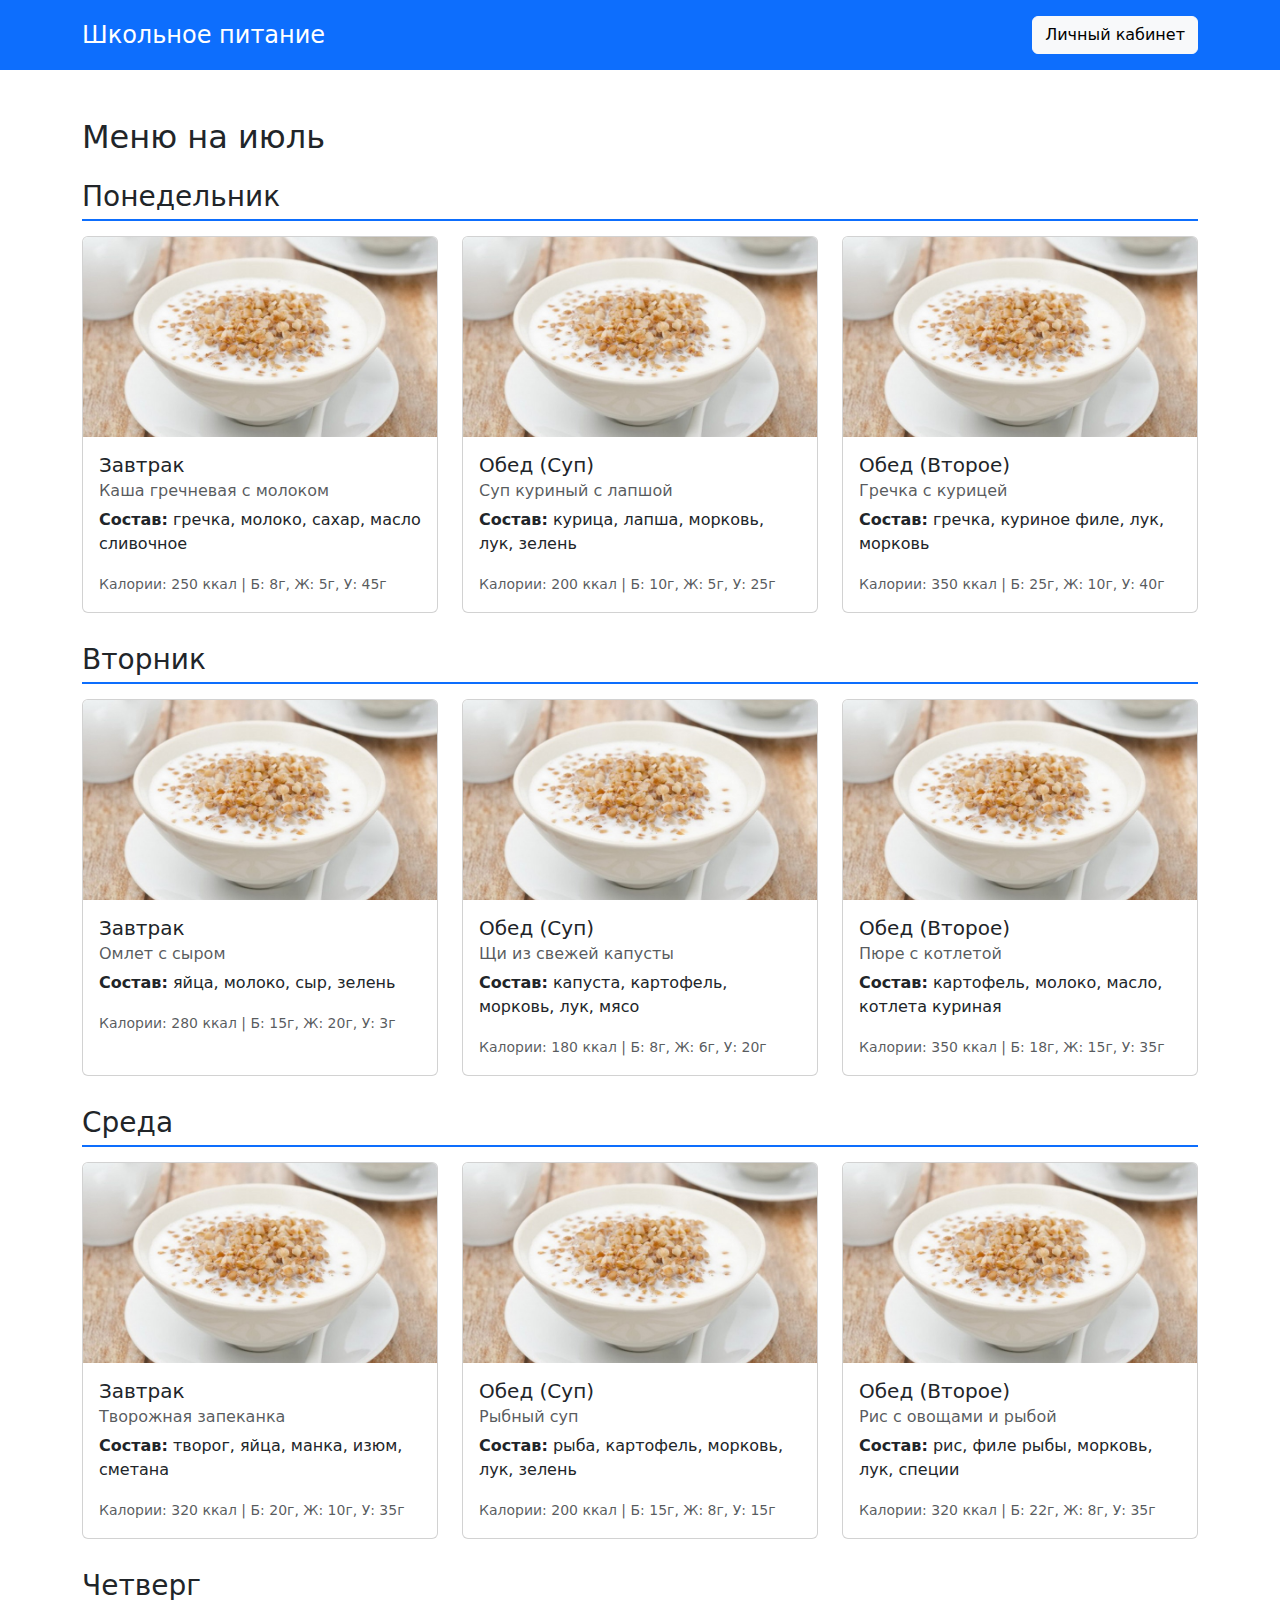
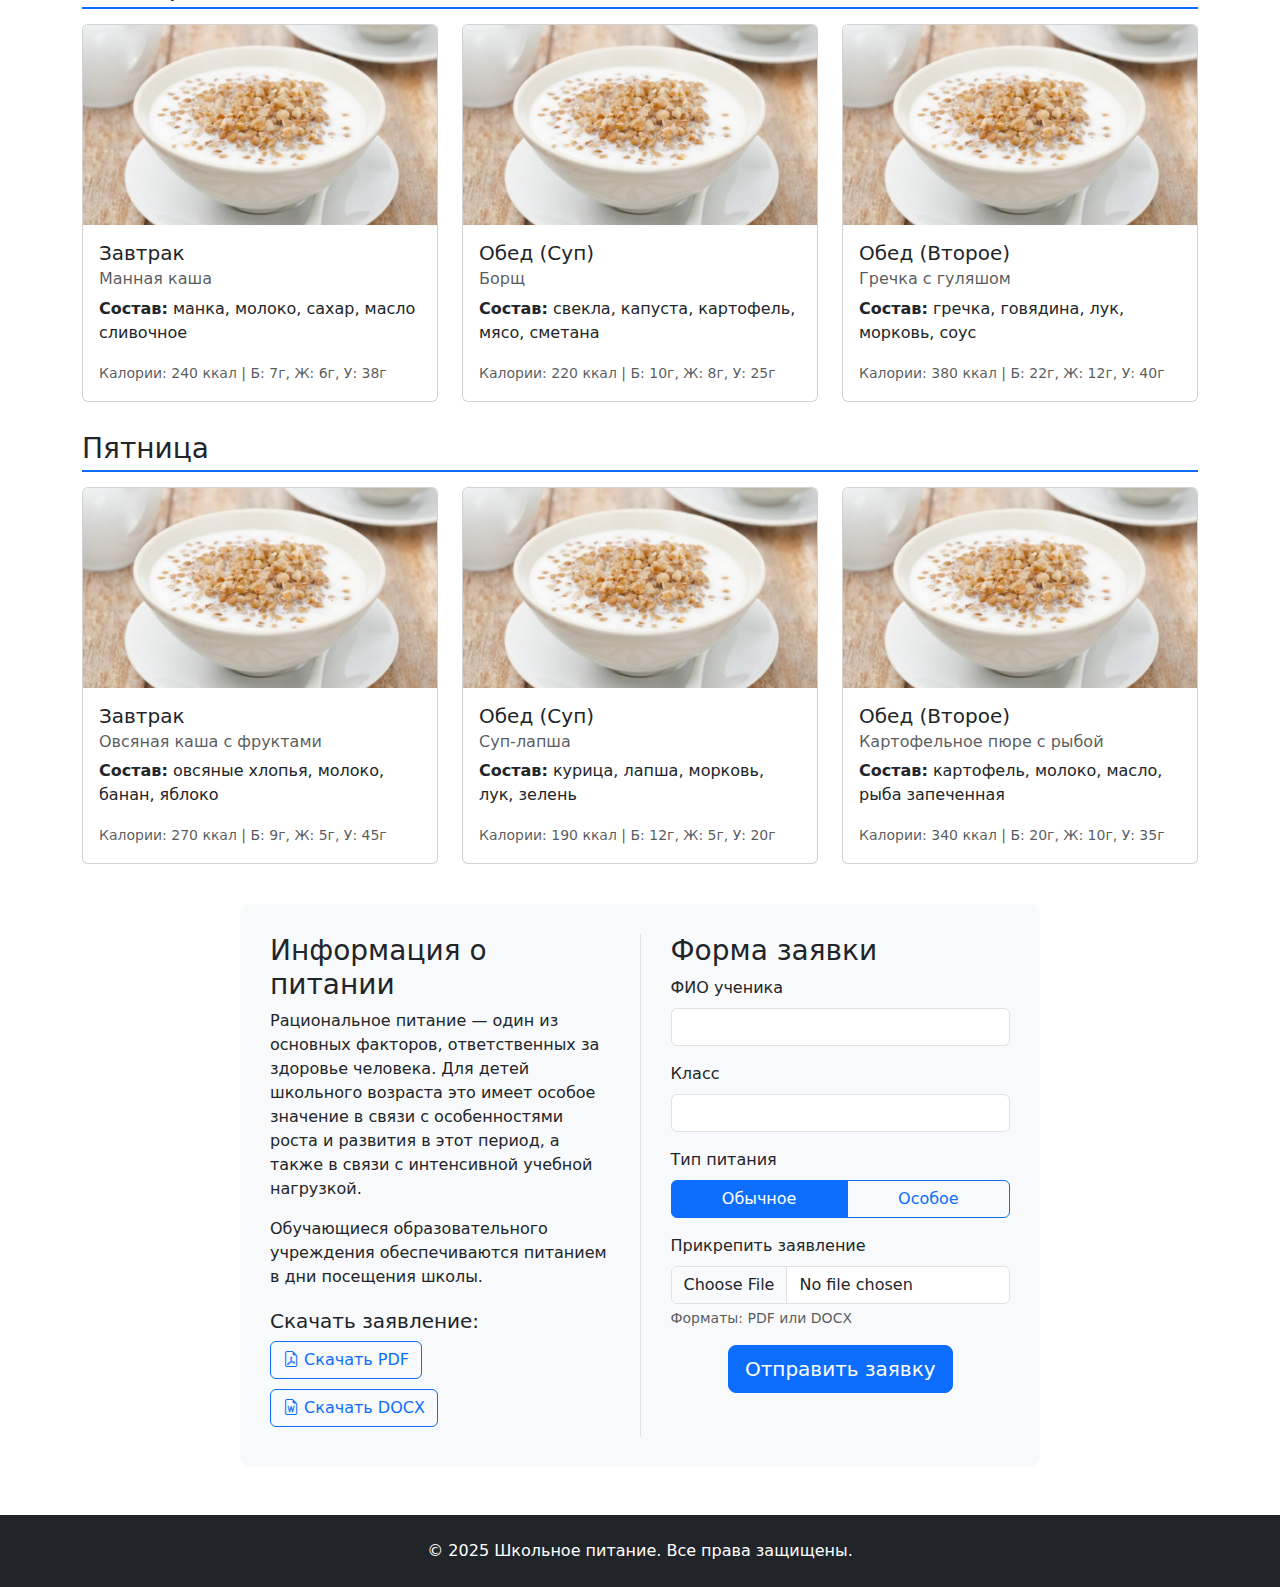
<file: index.html>
<!DOCTYPE html>
<html lang="ru">
<head>
    <meta charset="UTF-8">
    <meta name="viewport" content="width=device-width, initial-scale=1.0">
    <title>Школьное питание</title>
    <link href="https://cdn.jsdelivr.net/npm/bootstrap@5.3.0/dist/css/bootstrap.min.css" rel="stylesheet">
    <link rel="stylesheet" href="https://cdn.jsdelivr.net/npm/bootstrap-icons@1.10.0/font/bootstrap-icons.css">
    <link rel="stylesheet" href="css/style.css">
</head>
<body>
    <header class="bg-primary text-white py-3">
        <div class="container">
            <div class="d-flex justify-content-between align-items-center">
                <h1 class="h4 mb-0">Школьное питание</h1>
                <a href="#" class="btn btn-light">Личный кабинет</a>
            </div>
        </div>
    </header>
    <main class="container my-5">
        <h2 class="mb-4">Меню на <span id="current-month"></span></h2>
        
        <!-- Понедельник -->
        <div class="day-section">
            <h3 class="day-title">Понедельник</h3>
            <div class="row g-4">
                <!-- Завтрак -->
                <div class="col-md-4">
                    <div class="card food-card">
                        <img src="images/kawa.jpg" class="card-img-top food-img" alt="Завтрак">
                        <div class="card-body">
                            <h5 class="card-title">Завтрак</h5>
                            <h6 class="card-subtitle mb-2 text-muted">Каша гречневая с молоком</h6>
                            <p class="card-text"><strong>Состав:</strong> гречка, молоко, сахар, масло сливочное</p>
                            <p class="card-text"><small class="text-muted">Калории: 250 ккал | Б: 8г, Ж: 5г, У: 45г</small></p>
                        </div>
                    </div>
                </div>
                <!-- Обед (суп) -->
                <div class="col-md-4">
                    <div class="card food-card">
                        <img src="images/kawa.jpg" class="card-img-top food-img" alt="Суп">
                        <div class="card-body">
                            <h5 class="card-title">Обед (Суп)</h5>
                            <h6 class="card-subtitle mb-2 text-muted">Суп куриный с лапшой</h6>
                            <p class="card-text"><strong>Состав:</strong> курица, лапша, морковь, лук, зелень</p>
                            <p class="card-text"><small class="text-muted">Калории: 200 ккал | Б: 10г, Ж: 5г, У: 25г</small></p>
                        </div>
                    </div>
                </div>
                <!-- Обед (второе) -->
                <div class="col-md-4">
                    <div class="card food-card">
                        <img src="images/kawa.jpg" class="card-img-top food-img" alt="Второе">
                        <div class="card-body">
                            <h5 class="card-title">Обед (Второе)</h5>
                            <h6 class="card-subtitle mb-2 text-muted">Гречка с курицей</h6>
                            <p class="card-text"><strong>Состав:</strong> гречка, куриное филе, лук, морковь</p>
                            <p class="card-text"><small class="text-muted">Калории: 350 ккал | Б: 25г, Ж: 10г, У: 40г</small></p>
                        </div>
                    </div>
                </div>
            </div>
        </div>
        
        <!-- Вторник -->
        <div class="day-section">
            <h3 class="day-title">Вторник</h3>
            <div class="row g-4">
                <!-- Завтрак -->
                <div class="col-md-4">
                    <div class="card food-card">
                        <img src="images/kawa.jpg" class="card-img-top food-img" alt="Завтрак">
                        <div class="card-body">
                            <h5 class="card-title">Завтрак</h5>
                            <h6 class="card-subtitle mb-2 text-muted">Омлет с сыром</h6>
                            <p class="card-text"><strong>Состав:</strong> яйца, молоко, сыр, зелень</p>
                            <p class="card-text"><small class="text-muted">Калории: 280 ккал | Б: 15г, Ж: 20г, У: 3г</small></p>
                        </div>
                    </div>
                </div>
                <!-- Обед (суп) -->
                <div class="col-md-4">
                    <div class="card food-card">
                        <img src="images/kawa.jpg" class="card-img-top food-img" alt="Суп">
                        <div class="card-body">
                            <h5 class="card-title">Обед (Суп)</h5>
                            <h6 class="card-subtitle mb-2 text-muted">Щи из свежей капусты</h6>
                            <p class="card-text"><strong>Состав:</strong> капуста, картофель, морковь, лук, мясо</p>
                            <p class="card-text"><small class="text-muted">Калории: 180 ккал | Б: 8г, Ж: 6г, У: 20г</small></p>
                        </div>
                    </div>
                </div>
                <!-- Обед (второе) -->
                <div class="col-md-4">
                    <div class="card food-card">
                        <img src="images/kawa.jpg" class="card-img-top food-img" alt="Второе">
                        <div class="card-body">
                            <h5 class="card-title">Обед (Второе)</h5>
                            <h6 class="card-subtitle mb-2 text-muted">Пюре с котлетой</h6>
                            <p class="card-text"><strong>Состав:</strong> картофель, молоко, масло, котлета куриная</p>
                            <p class="card-text"><small class="text-muted">Калории: 350 ккал | Б: 18г, Ж: 15г, У: 35г</small></p>
                        </div>
                    </div>
                </div>
            </div>
        </div>
        
        <!-- Среда -->
        <div class="day-section">
            <h3 class="day-title">Среда</h3>
            <div class="row g-4">
                <!-- Завтрак -->
                <div class="col-md-4">
                    <div class="card food-card">
                        <img src="images/kawa.jpg" class="card-img-top food-img" alt="Завтрак">
                        <div class="card-body">
                            <h5 class="card-title">Завтрак</h5>
                            <h6 class="card-subtitle mb-2 text-muted">Творожная запеканка</h6>
                            <p class="card-text"><strong>Состав:</strong> творог, яйца, манка, изюм, сметана</p>
                            <p class="card-text"><small class="text-muted">Калории: 320 ккал | Б: 20г, Ж: 10г, У: 35г</small></p>
                        </div>
                    </div>
                </div>
                <!-- Обед (суп) -->
                <div class="col-md-4">
                    <div class="card food-card">
                        <img src="images/kawa.jpg" class="card-img-top food-img" alt="Суп">
                        <div class="card-body">
                            <h5 class="card-title">Обед (Суп)</h5>
                            <h6 class="card-subtitle mb-2 text-muted">Рыбный суп</h6>
                            <p class="card-text"><strong>Состав:</strong> рыба, картофель, морковь, лук, зелень</p>
                            <p class="card-text"><small class="text-muted">Калории: 200 ккал | Б: 15г, Ж: 8г, У: 15г</small></p>
                        </div>
                    </div>
                </div>
                <!-- Обед (второе) -->
                <div class="col-md-4">
                    <div class="card food-card">
                        <img src="images/kawa.jpg" class="card-img-top food-img" alt="Второе">
                        <div class="card-body">
                            <h5 class="card-title">Обед (Второе)</h5>
                            <h6 class="card-subtitle mb-2 text-muted">Рис с овощами и рыбой</h6>
                            <p class="card-text"><strong>Состав:</strong> рис, филе рыбы, морковь, лук, специи</p>
                            <p class="card-text"><small class="text-muted">Калории: 320 ккал | Б: 22г, Ж: 8г, У: 35г</small></p>
                        </div>
                    </div>
                </div>
            </div>
        </div>
        
        <!-- Четверг -->
        <div class="day-section">
            <h3 class="day-title">Четверг</h3>
            <div class="row g-4">
                <!-- Завтрак -->
                <div class="col-md-4">
                    <div class="card food-card">
                        <img src="images/kawa.jpg" class="card-img-top food-img" alt="Завтрак">
                        <div class="card-body">
                            <h5 class="card-title">Завтрак</h5>
                            <h6 class="card-subtitle mb-2 text-muted">Манная каша</h6>
                            <p class="card-text"><strong>Состав:</strong> манка, молоко, сахар, масло сливочное</p>
                            <p class="card-text"><small class="text-muted">Калории: 240 ккал | Б: 7г, Ж: 6г, У: 38г</small></p>
                        </div>
                    </div>
                </div>
                <!-- Обед (суп) -->
                <div class="col-md-4">
                    <div class="card food-card">
                        <img src="images/kawa.jpg" class="card-img-top food-img" alt="Суп">
                        <div class="card-body">
                            <h5 class="card-title">Обед (Суп)</h5>
                            <h6 class="card-subtitle mb-2 text-muted">Борщ</h6>
                            <p class="card-text"><strong>Состав:</strong> свекла, капуста, картофель, мясо, сметана</p>
                            <p class="card-text"><small class="text-muted">Калории: 220 ккал | Б: 10г, Ж: 8г, У: 25г</small></p>
                        </div>
                    </div>
                </div>
                <!-- Обед (второе) -->
                <div class="col-md-4">
                    <div class="card food-card">
                        <img src="images/kawa.jpg" class="card-img-top food-img" alt="Второе">
                        <div class="card-body">
                            <h5 class="card-title">Обед (Второе)</h5>
                            <h6 class="card-subtitle mb-2 text-muted">Гречка с гуляшом</h6>
                            <p class="card-text"><strong>Состав:</strong> гречка, говядина, лук, морковь, соус</p>
                            <p class="card-text"><small class="text-muted">Калории: 380 ккал | Б: 22г, Ж: 12г, У: 40г</small></p>
                        </div>
                    </div>
                </div>
            </div>
        </div>
        
        <!-- Пятница -->
        <div class="day-section">
            <h3 class="day-title">Пятница</h3>
            <div class="row g-4">
                <!-- Завтрак -->
                <div class="col-md-4">
                    <div class="card food-card">
                        <img src="images/kawa.jpg" class="card-img-top food-img" alt="Завтрак">
                        <div class="card-body">
                            <h5 class="card-title">Завтрак</h5>
                            <h6 class="card-subtitle mb-2 text-muted">Овсяная каша с фруктами</h6>
                            <p class="card-text"><strong>Состав:</strong> овсяные хлопья, молоко, банан, яблоко</p>
                            <p class="card-text"><small class="text-muted">Калории: 270 ккал | Б: 9г, Ж: 5г, У: 45г</small></p>
                        </div>
                    </div>
                </div>
                <!-- Обед (суп) -->
                <div class="col-md-4">
                    <div class="card food-card">
                        <img src="images/kawa.jpg" class="card-img-top food-img" alt="Суп">
                        <div class="card-body">
                            <h5 class="card-title">Обед (Суп)</h5>
                            <h6 class="card-subtitle mb-2 text-muted">Суп-лапша</h6>
                            <p class="card-text"><strong>Состав:</strong> курица, лапша, морковь, лук, зелень</p>
                            <p class="card-text"><small class="text-muted">Калории: 190 ккал | Б: 12г, Ж: 5г, У: 20г</small></p>
                        </div>
                    </div>
                </div>
                <!-- Обед (второе) -->
                <div class="col-md-4">
                    <div class="card food-card">
                        <img src="images/kawa.jpg" class="card-img-top food-img" alt="Второе">
                        <div class="card-body">
                            <h5 class="card-title">Обед (Второе)</h5>
                            <h6 class="card-subtitle mb-2 text-muted">Картофельное пюре с рыбой</h6>
                            <p class="card-text"><strong>Состав:</strong> картофель, молоко, масло, рыба запеченная</p>
                            <p class="card-text"><small class="text-muted">Калории: 340 ккал | Б: 20г, Ж: 10г, У: 35г</small></p>
                        </div>
                    </div>
                </div>
            </div>
        </div>
        
        <!-- Application Section -->
        <div class="application-section">
            <div class="application-container">
                <div class="application-info">
                    <h3>Информация о питании</h3>
                    <p>Рациональное питание — один из основных факторов, ответственных за здоровье человека. Для детей школьного возраста это имеет особое значение в связи с особенностями роста и развития в этот период, а также в связи с интенсивной учебной нагрузкой.</p>
                    <p>Обучающиеся образовательного учреждения обеспечиваются питанием в дни посещения школы.</p>
                    
                    <div class="download-buttons">
                        <h5>Скачать заявление:</h5>
                        <a href="#" class="btn btn-outline-primary download-btn">
                            <i class="bi bi-file-earmark-pdf"></i> Скачать PDF
                        </a>
                        <a href="#" class="btn btn-outline-primary download-btn">
                            <i class="bi bi-file-earmark-word"></i> Скачать DOCX
                        </a>
                    </div>
                </div>
                
                <div class="application-form">
                    <h3>Форма заявки</h3>
                    <form>
                        <div class="mb-3">
                            <label for="fullName" class="form-label">ФИО ученика</label>
                            <input type="text" class="form-control" id="fullName" required>
                        </div>
                        
                        <div class="mb-3">
                            <label for="class" class="form-label">Класс</label>
                            <input type="text" class="form-control" id="class" required>
                        </div>
                        
                        <div class="mb-3">
                            <label class="form-label">Тип питания</label>
                            <div class="btn-group w-100" role="group">
                                <input type="radio" class="btn-check" name="dietType" id="regularDiet" autocomplete="off" checked>
                                <label class="btn btn-outline-primary" for="regularDiet">Обычное</label>
                                
                                <input type="radio" class="btn-check" name="dietType" id="specialDiet" autocomplete="off">
                                <label class="btn btn-outline-primary" for="specialDiet">Особое</label>
                            </div>
                            
                            <div id="specialDietNotes" class="mt-3 p-3 border rounded" style="display: none;">
                                <h5 class="mb-3">Особенности питания</h5>
                                <div class="mb-3">
                                    <label class="form-label">Причина особого питания</label>
                                    <select class="form-select">
                                        <option selected>Выберите причину</option>
                                        <option>Аллергия</option>
                                        <option>Медицинские показания</option>
                                        <option>Религиозные предписания</option>
                                        <option>Другое</option>
                                    </select>
                                </div>
                                <div class="mb-3">
                                    <label for="dietDetails" class="form-label">Подробное описание</label>
                                    <textarea class="form-control" id="dietDetails" rows="3" placeholder="Опишите особенности питания"></textarea>
                                </div>
                            </div>
                        </div>
                        
                        <div class="mb-3 file-upload">
                            <label for="formFile" class="form-label">Прикрепить заявление</label>
                            <input class="form-control" type="file" id="formFile" accept=".pdf,.docx">
                            <div class="form-text">Форматы: PDF или DOCX</div>
                        </div>
                        
                        <div class="text-center">
                            <button type="submit" class="btn btn-primary btn-lg">Отправить заявку</button>
                        </div>
                    </form>
                </div>
            </div>
        </div>
    </main>

    <footer class="bg-dark text-white py-4 mt-5">
        <div class="container text-center">
            <p class="mb-0">© 2025 Школьное питание. Все права защищены.</p>
        </div>
    </footer>

    <script src="https://cdn.jsdelivr.net/npm/bootstrap@5.3.0/dist/js/bootstrap.bundle.min.js"></script>
    <script src="js/scripts.js"></script>
</body>
</html>
</file>
<file: css/style.css>
.food-card {
    transition: transform 0.3s;
    height: 100%;
}
.food-card:hover {
    transform: translateY(-5px);
    box-shadow: 0 10px 20px rgba(0,0,0,0.1);
}
.food-img {
    height: 200px;
    object-fit: cover;
}
.application-section {
    background-color: #f8f9fa;
    border-radius: 10px;
    padding: 30px;
    margin-top: 40px;
    max-width: 800px;
    margin-left: auto;
    margin-right: auto;
}
.application-container {
    display: flex;
    flex-wrap: wrap;
}
.application-info {
    flex: 1;
    min-width: 300px;
    padding-right: 30px;
}
.application-form {
    flex: 1;
    min-width: 300px;
    padding-left: 30px;
    border-left: 1px solid #dee2e6;
}
.download-buttons {
    margin-top: 20px;
}
.download-btn {
    margin-right: 10px;
    margin-bottom: 10px;
}
.special-diet {
    display: none;
    margin-top: 15px;
}
.file-upload {
    margin-top: 15px;
}
.day-section {
    margin-bottom: 30px;
}
.day-title {
    border-bottom: 2px solid #0d6efd;
    padding-bottom: 5px;
    margin-bottom: 15px;
}
@media (max-width: 768px) {
    .application-info, .application-form {
        padding: 0;
        border-left: none;
    }
    .application-form {
        margin-top: 20px;
        padding-top: 20px;
        border-top: 1px solid #dee2e6;
    }
}
</file>
